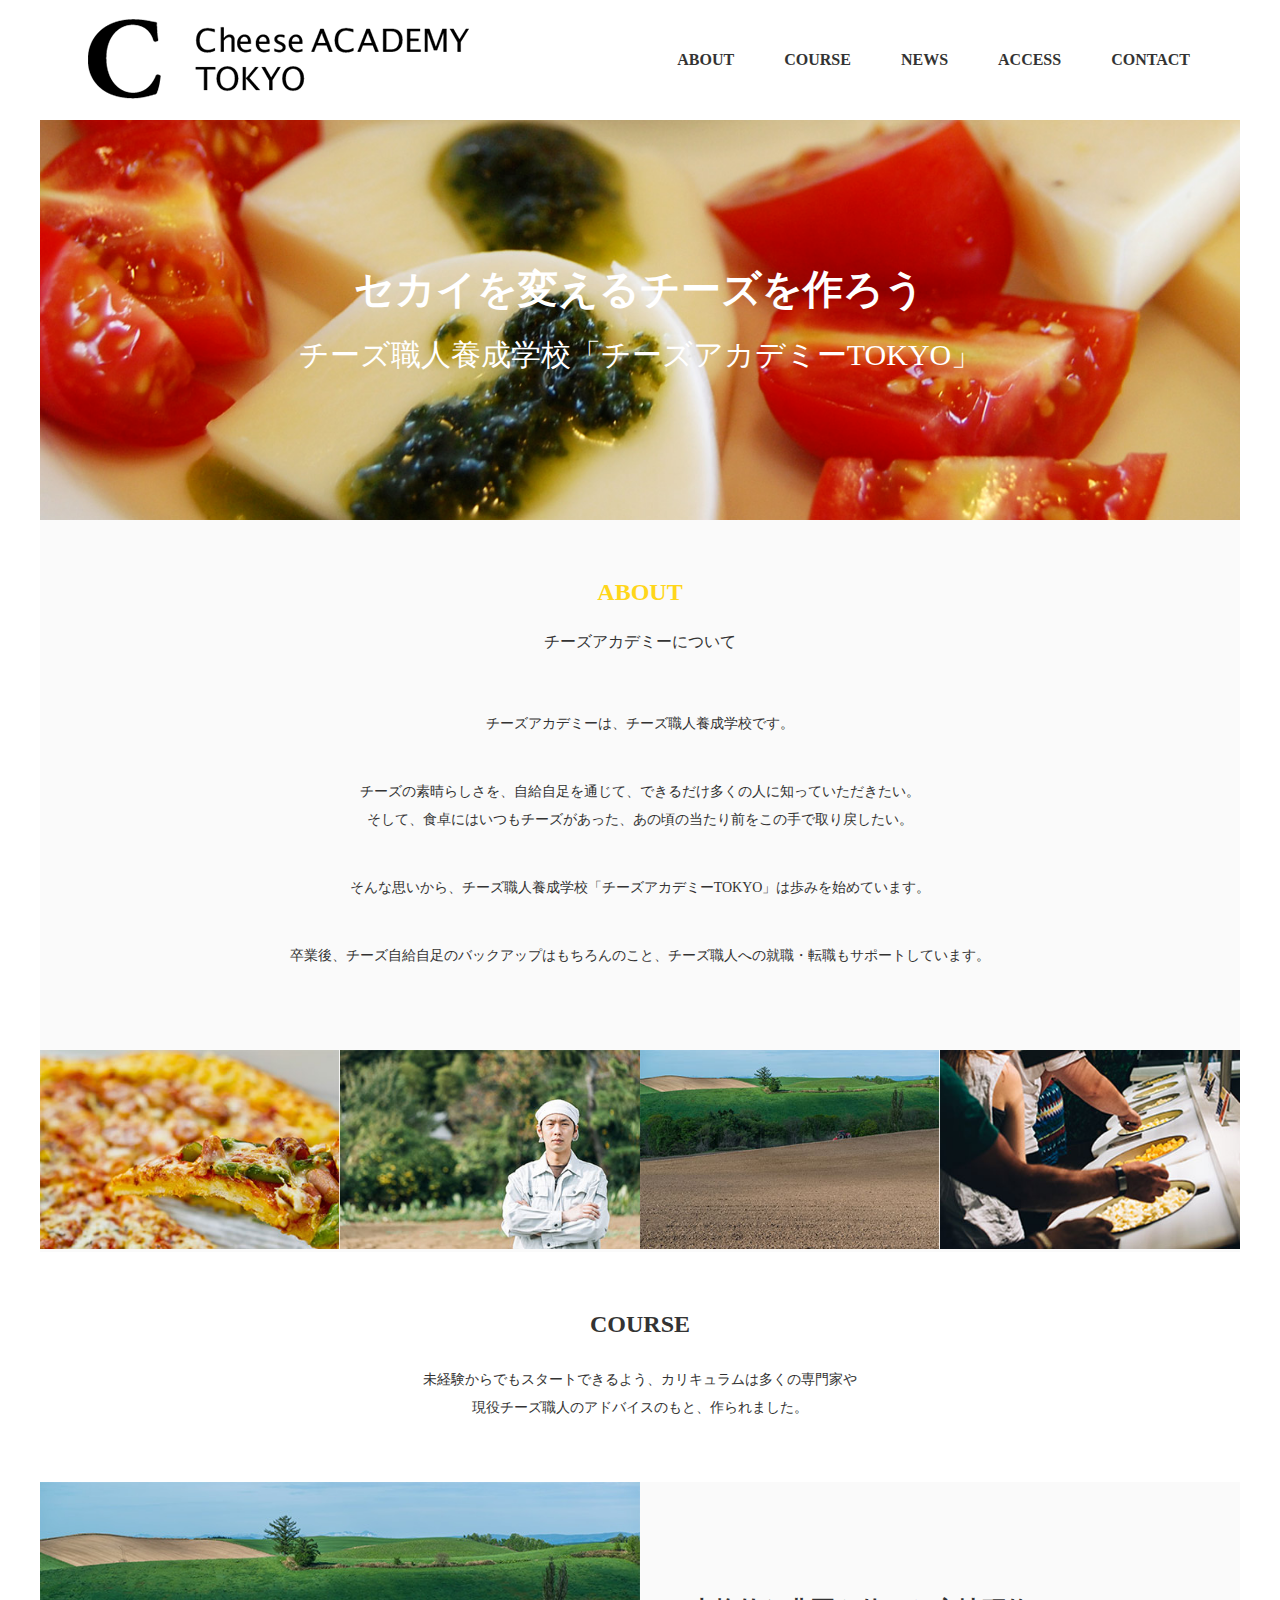
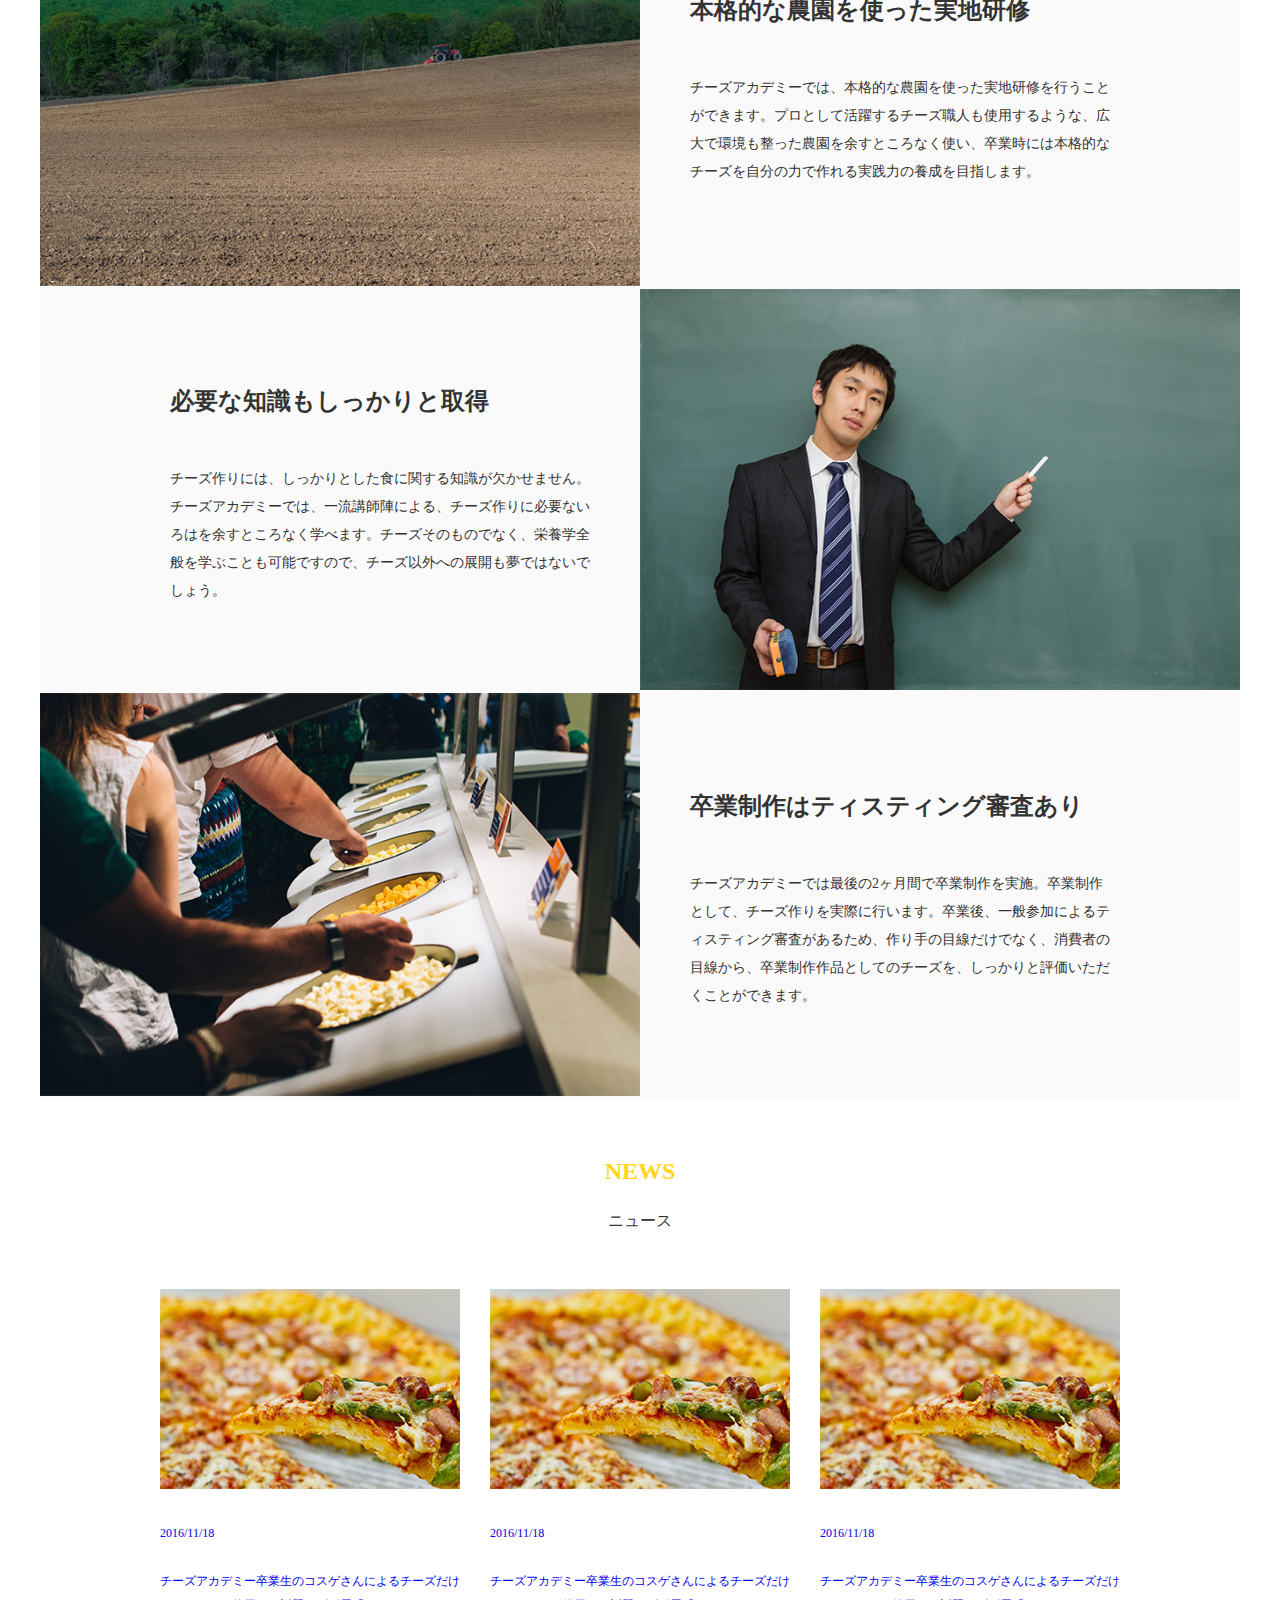
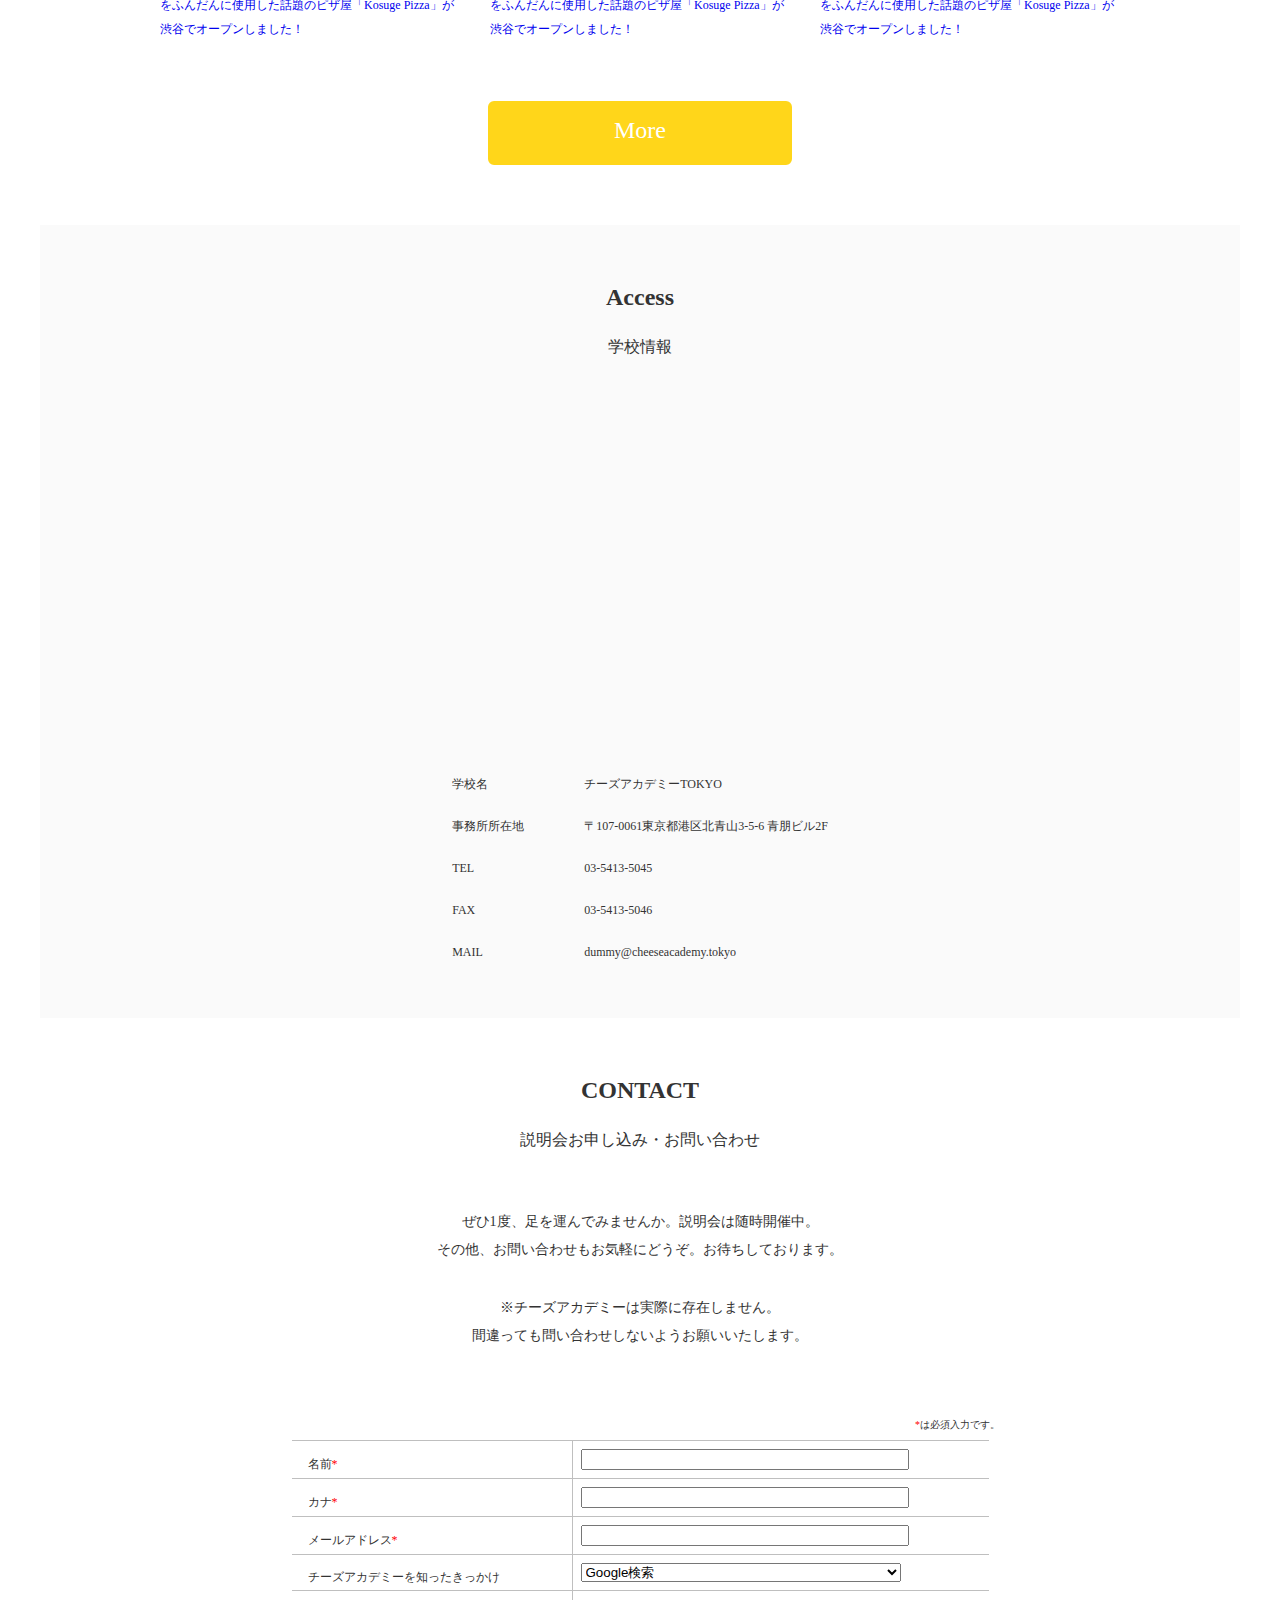
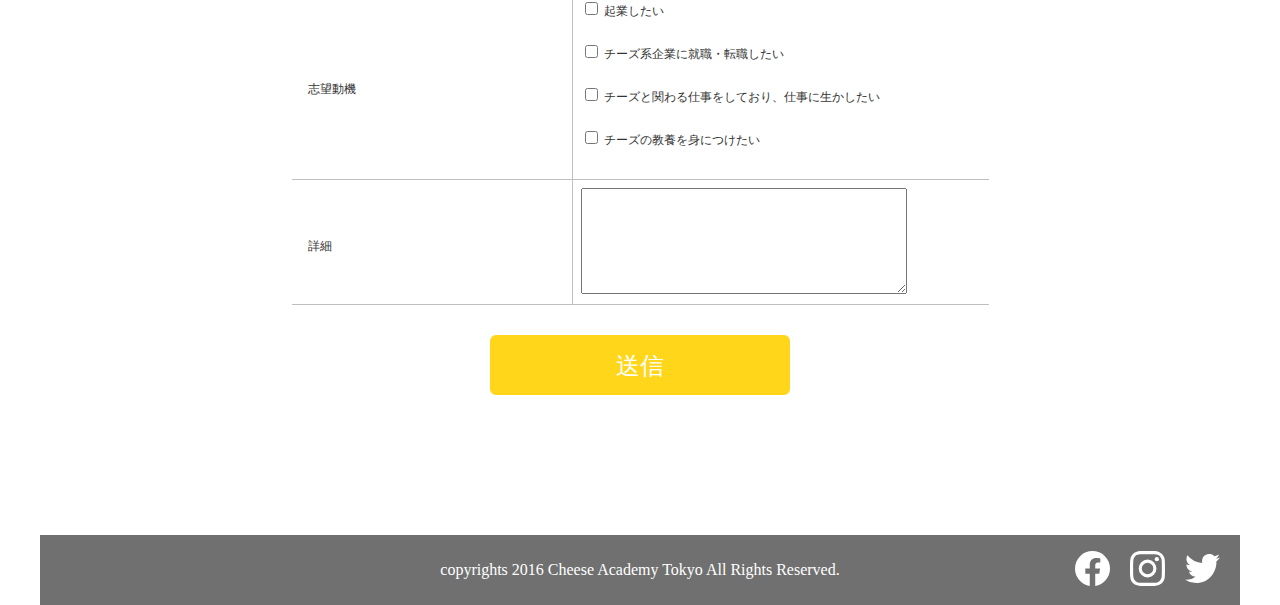
<file: cheeseacademy/index.html>
<!DOCTYPE html>
<html lang="ja">
<!-- 最初の設定は終わっています　必要な方は触ってください -->

<head>
  <meta charset="UTF-8">
  <meta name="viewport" content="width=device-width, initial-scale=1.0">
  <meta http-equiv="X-UA-Compatible" content="ie=edge">
  <title>Cheese ACADEMY TOKYO</title>
  <link rel="stylesheet" href="css/reset.css">
  <link rel="stylesheet" href="css/style.css">
  <link rel="icon" href="img/cheese.png">

</head>
<!-- 最初の設定は終わっています　必要な方は触ってください -->
<body>
  <!-- この中に記述していく -->
  <!-- ここから下にコードを書く -->
  <div class="wrapper">
    <!-- ヘッダー -->
  <header>
    <div class="container">
      <div class="header-logo">
        <a href="index.html"><img src="img/header_logo.png" alt="Cheese ACADEMY TOKYO"></a>
      </div>      
      <nav class="nav">
        <ul>
          <li><a href="#about" onclick="navcloseFunc()">ABOUT</a></li>
          <li><a href="#course" onclick="navcloseFunc()">COURSE</a></li>
          <li><a href="#news" onclick="navcloseFunc()">NEWS</a></li>
          <li><a href="#access" onclick="navcloseFunc()">ACCESS</a></li>
          <li><a href="#contact" onclick="navcloseFunc()">CONTACT</a></li>
          <div class="nav-sns">
            <li><a href="https://www.facebook.com/gsacademy.tokyo/" target="blank" onclick="navcloseFunc()"><img src="img/logo-facebook.svg" alt="" class="facebook"></a></li>
            <li><a href="https://www.instagram.com/gsacademy_tokyo/?hl=ja" target="blank" onclick="navcloseFunc()"><img src="img/logo-instagram.svg" alt="" class=""></a></li>
            <li><a href="https://twitter.com/gsacademy_tokyo" target="blank" onclick="navcloseFunc()"><img src="img/logo-twitter.svg" alt=""></a></li>
          </div>
        </ul>
      </nav>
      <button type="button" class="nav-button" onClick="navFunc()">
        <span class="sr-only">MENU</span>
      </button>
    </div>
  </header>

  <!-- メイン -->
  <section class="main">
    <div class="container">
      <div class="main-message">
        <h1>セカイを変えるチーズを作ろう</h1>
        <h2>チーズ職人養成学校<br class="br-sp">「チーズアカデミーTOKYO」</h2>
      </div>
    </div>
  </section>

  <!-- 概要説明 -->
  <section class="about" id="about">
    <div class="container">
      <div class class="about-text">
          <h4 class="title-en">ABOUT</h4>
          <h5 class="title-ja">チーズアカデミーについて</h5>
        <div class="message">
          <p>チーズアカデミーは、チーズ職人養成学校です。</p>
          <p>チーズの素晴らしさを、<br class="br-sp">自給自足を通じて、できるだけ多くの人に知っていただきたい。
         <br>そして、食卓にはいつもチーズがあった、<br class="br-sp">あの頃の当たり前をこの手で取り戻したい。
          </p>
          <p>そんな思いから、<br class="br-sp">チーズ職人養成学校「チーズアカデミーTOKYO」は<br class="br-sp">歩みを始めています。</p>
          <p>卒業後、チーズ自給自足のバックアップはもちろんのこと、<br class="br-sp">チーズ職人への就職・転職もサポートしています。</p>
        </div>
      </div>
      <div class="about-image">
        <p><img src="img/about_04.jpg" alt=""></p>
        <p><img src="img/about_03.jpg" alt=""></p>
        <p><img src="img/about_02.jpg" alt=""></p>
        <p><img src="img/about_01.jpg" alt=""></p>
      </div>
    </div>
  </section>

  <!-- コース説明 -->
  <section class="course" id="course">
    <div class="container">
      <div class="course-text">
          <h4 class="title-en">COURSE</h4>
        <div class="message">
          <p>未経験からでもスタートできるよう、<br class="br-sp">カリキュラムは多くの専門家や
          <br>現役チーズ職人のアドバイスのもと、作られました。
         </p>
         </div>
      </div>
      <div class="course-details">
        <ul>
          <li>
            <div class="course-photo">
              <img src="img/course_01.jpg" alt="">
            </div>
            <div class="detail-contents">
              <div class="detail-content training">
                <h4 class="detail-header">本格的な農園を使った実地研修</h4>
                <p class="detail-txt">チーズアカデミーでは、本格的な農園を使った実地研修を行うことができます。プロとして活躍するチーズ職人も使用するような、広大で環境も整った農園を余すところなく使い、卒業時には本格的なチーズを自分の力で作れる実践力の養成を目指します。</p>
              </div>
            </div>
          </li>
          <li>
            <div class="course-photo">
              <img src="img/course_02.jpg" alt="">
            </div>
            <div class="detail-contents">
              <div class="detail-content teacher">
               <h4 class="detail-header">必要な知識もしっかりと取得</h4>
               <p class="detail-txt">チーズ作りには、しっかりとした食に関する知識が欠かせません。チーズアカデミーでは、一流講師陣による、チーズ作りに必要ないろはを余すところなく学べます。チーズそのものでなく、栄養学全般を学ぶことも可能ですので、チーズ以外への展開も夢ではないでしょう。</p>
              </div>
            </div>
          </li>
          <li>
            <div class="course-photo">
              <img src="img/course_03.jpg" alt="">
            </div>
            <div class="detail-contents">
              <div class="detail-content graduation">
                <h4 class="detail-header">卒業制作はティスティング審査あり</h4>
                <p class="detail-txt">チーズアカデミーでは最後の2ヶ月間で卒業制作を実施。卒業制作として、チーズ作りを実際に行います。卒業後、一般参加によるティスティング審査があるため、作り手の目線だけでなく、消費者の目線から、卒業制作作品としてのチーズを、しっかりと評価いただくことができます。</p>
              </div>
            </div>
          </li>
        </ul>
      </div>
    </div>
    </div>
  </section>

  <!-- ニュース -->
  <section class="news" id="news">
    <div class="container">
      <div class="news-text">
          <h4 class="title-en">NEWS</h4>
          <h5 class="title-ja">ニュース</h5>
      </div>
      <div class="news-contents">
        <a href="#" class="article">
          <div class="article-image">
            <img src="img/news_img.jpg" alt="">
          </div>
          <div class="article-content">
            <p class="article-date">2016/11/18</p>
            <p class="article-txt">チーズアカデミー卒業生のコスゲさんによるチーズだけをふんだんに使用した話題のピザ屋「Kosuge Pizza」が渋谷でオープンしました！</p>
          </div>
        </a>
        <a href="#" class="article">
          <div class="article-image">
            <img src="img/news_img.jpg" alt="">
          </div>
          <div class="article-content">
            <p class="article-date">2016/11/18</p>
            <p class="article-txt">チーズアカデミー卒業生のコスゲさんによるチーズだけをふんだんに使用した話題のピザ屋「Kosuge Pizza」が渋谷でオープンしました！</p>
          </div>
        </a>
        <a href="#" class="article">
          <div class="article-image">
            <img src="img/news_img.jpg" alt="">
          </div>
          <div class="article-content">
            <p class="article-date">2016/11/18</p>
            <p class="article-txt">チーズアカデミー卒業生のコスゲさんによるチーズだけをふんだんに使用した話題のピザ屋「Kosuge Pizza」が渋谷でオープンしました！</p>
          </div>
        </a>

      </div>
        <p><a href="#" class="btn" type="">More</a></p>
    </div>
  </section>

  <!-- アクセス -->
  <section class="access" id="access">
    <div class="container">
      <div class="access-text">
          <h4 class="title-en">Access</h4>
          <h5 class="title-ja">学校情報</h5>
      </div>
      <iframe src="https://www.google.com/maps/embed?pb=!1m14!1m8!1m3!1d12965.250485759409!2d139.7029877!3d35.6693036!3m2!1i1024!2i768!4f13.1!3m3!1m2!1s0x0%3A0x35396adb5ba7ce03!2z44K444O844K644Ki44Kr44OH44Of44O85p2x5Lqs77yP6LW35qWt5a6244Ko44Oz44K444OL44Ki6aSK5oiQ5a2m5qCh77yI44OX44Ot44Kw44Op44Of44Oz44Kw77yJ!5e0!3m2!1sja!2sjp!4v1603811313496!5m2!1sja!2sjp" width="1200" height="300" frameborder="0" style="border:0;" allowfullscreen="" aria-hidden="false" tabindex="0"></iframe>

      <div class="access-info">
        <table>
          <tr>
            <th>学校名</th>
            <td>チーズアカデミーTOKYO</td>
          </tr>
          <tr>
            <th>事務所所在地</th>
            <td>〒107-0061東京都港区北青山3-5-6 青朋ビル2F</td>
          </tr>
          <tr>
            <th>TEL</th>
            <td>03-5413-5045</td>
          </tr>
          <tr>
            <th>FAX</th>
            <td>03-5413-5046</td>
          </tr>
          <tr>
            <th>MAIL</th>
            <td>dummy@cheeseacademy.tokyo</td>
          </tr>
        </table>
      </div>
    </div>
  </section>

  <!-- コンタクト -->
  <section class="contact" id="contact">
    <div class="container">
      <div class="contact-text">
          <h4 class="title-en">CONTACT</h4>
          <h5 class="title-ja">説明会お申し込み・お問い合わせ</h5>
        <div class="message">
          <p>ぜひ1度、足を運んでみませんか。説明会は随時開催中。
            <br>その他、お問い合わせもお気軽にどうぞ。お待ちしております。</p>
          <p>※チーズアカデミーは実際に存在しません。
          <br>間違っても問い合わせしないようお願いいたします。</p>
        </div>
      </div>
      <div class="contact-form">
        <p><span>*</span>は必須入力です。</p>
        <form action="">
        <table class="form-table">
          <tr>
            <th class="required">名前</th>
            <td><input type="text" class="name" name="name" required></td> 
          </tr>
          <tr>
            <th class="required">カナ</th>
            <td><input type="text" class="kana" name="kana" required></td>
          </tr>
          <tr>
            <th class="required">メールアドレス</th>
            <td><input type="email" class="email" name="email" required></td>
          </tr>
          <tr>
            <th>チーズアカデミーを知ったきっかけ</th>
            <td><select name="trigger" class="trigger">
              <option value="google検索">Google検索</option>
              <option value="sns">SNS</option>
              <option value="紹介">紹介</option>
              <option value="たまたま通りかかった">たまたま通りかかった</option>
              <option value="その他">その他</option>
            </select></td>
          </tr>
          <tr>  
            <th>志望動機</th>
              <td class="motivation">
                <div class="checkbox">
                  <input type="checkbox">
                  <label>起業したい</label>
                </div>
                <div class="checkbox">                
                  <input type="checkbox">
                  <label>チーズ系企業に就職・転職したい</label>
                </div>
                <div class="checkbox">
                  <input type="checkbox">
                  <label>チーズと関わる仕事をしており、仕事に生かしたい</label>
                </div>
                <div class="checkbox">
                  <input type="checkbox">
                  <label>チーズの教養を身につけたい</label>
                </div>
            </td>
          </tr>
          <tr>
            <th>詳細</th>
            <td><textarea name="contact-message"></textarea></td>
          </tr>
        </table>
        <button class="btn" type="submit">送信</button>
      </form>
      </div>
    </div>
  </section>

  <!-- フッター -->
  <footer>
    <p>copyrights 2016 Cheese Academy Tokyo <br class="br-sp">All Rights Reserved.</p>
    <ul class="sns">
      <li><a href="https://www.facebook.com/gsacademy.tokyo/" target="blank"><img src="img/logo-facebook.svg" alt="" class="facebook"></a></li>
      <li><a href="https://www.instagram.com/gsacademy_tokyo/?hl=ja" target="blank"><img src="img/logo-instagram.svg" alt="" class=""></a></li>
      <li><a href="https://twitter.com/gsacademy_tokyo" target="blank"><img src="img/logo-twitter.svg" alt=""></a></li>
    </ul>
  </footer>
  <!-- ここから上にコードを書く -->
  <!-- この中に記述していく -->
  <script src="https://code.jquery.com/jquery-3.2.1.min.js"></script>
  <script src="main.js"></script>
  <script>
    function navFunc() {
      document.querySelector('html').classList.toggle('open');
    }
  </script>
    <script>
      function navcloseFunc() {
        document.querySelector('html').classList.remove('open');
      }
    </script>
</div>
</body>

</html>
</file>
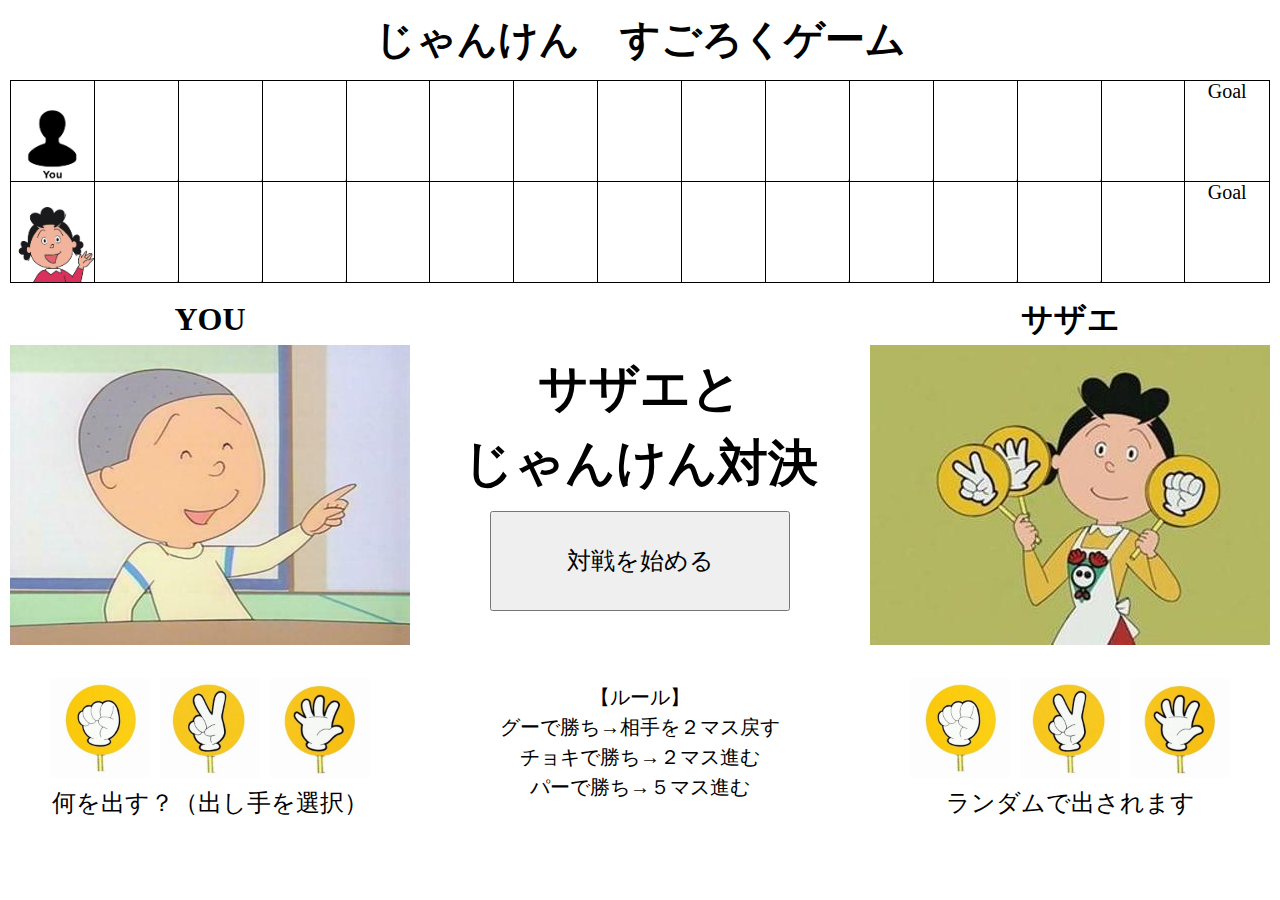
<file: janken/index.html>
<!DOCTYPE html>
<html lang="ja">
<!-- 最初の設定は終わっています　必要な方は触ってください -->

<head>
  <meta charset="UTF-8">
  <meta name="viewport" content="width=device-width, initial-scale=1.0">
  <meta http-equiv="X-UA-Compatible" content="ie=edge">
  <title>javascript/jQuery1回目</title>
  <link rel="stylesheet" href="css/reset.css">
  <link rel="stylesheet" href="css/style.css">
</head>
<!-- 最初の設定は終わっています　必要な方は触ってください -->

<body onload="init()">
  <div class="wrapper">
  <!-- この中に記述していく -->
  <!-- ここから下にコードを書く -->
  <header class="header">
    <h1>じゃんけん　すごろくゲーム</h1>
  </header>
  <table id="table"></table>
  <div class="main">
    <div class="main-top">
      <div class="you info">
        <h1>YOU</h1>
        <img src="img/katsuo01.jpg" alt="">
      </div>
      <div class="start" id="start">
        <div id="battle-hand"></div>
        <h2>サザエと<br>じゃんけん対決</h2>
        <button class="btn start-btn">対戦を始める</button>
        <div class="second-btn">
          <button class="next-btn">次の対戦へ</button>
          <button class="reload-btn" onclick="window.location.reload()">最初から</button>
        </div>
        <audio src="img/janken01.mp3" id="janken-bgm"></audio>
        <audio src="img/pon.mp3" id="pon-bgm"></audio>
        <audio src="img/katsuo.mp3" id="katsuo-bgm"></audio>
      </div>
      <div class="cpu info">
        <h1>サザエ</h1>
        <img src="img/sazae-janken.jpg" alt="">
      </div>
    </div>

    <div class="main-bottom">
      <div class="janken janken-you">
        <ul class="hand-img" id="youHand">
          <li><img src="img/janken_gu.jpeg" alt="" class="hand youhand" id="you-gu"></li>
          <li><img src="img/janken_choki.jpeg" alt="" class="hand youhand" id="you-choki"></li>
          <li><img src="img/janken_pa.jpeg" alt="" class="hand youhand" id="you-pa"></li>
        </ul>
        <p>何を出す？（出し手を選択）</p>
      </div>
      <ul class="rule">
        <li>【ルール】</li>
        <li>グーで勝ち→相手を２マス戻す</li>
        <li>チョキで勝ち→２マス進む</li>
        <li>パーで勝ち→５マス進む</li>
      </ul>
      <div class="janken janken-cpu">
        <ul class="hand-img" id="cpuHand">
          <li><img src="img/janken_gu.jpeg" alt="" class="hand" id="cpu-gu"></li>
          <li><img src="img/janken_choki.jpeg" alt="" class="hand" id="cpu-choki"></li>
          <li><img src="img/janken_pa.jpeg" alt="" class="hand" id="cpu-pa"></li>
        </ul>
        <p>ランダムで出されます</p>
      </div>
    </div>
  <!-- ここから上にコードを書く -->
  <!-- この中に記述していく -->
  <script src="https://code.jquery.com/jquery-3.2.1.js" integrity="sha256-DZAnKJ/6XZ9si04Hgrsxu/8s717jcIzLy3oi35EouyE=" crossorigin="anonymous"></script>
  <script src="js/main.js"></script>

  </div>
</body>

</html>
</file>
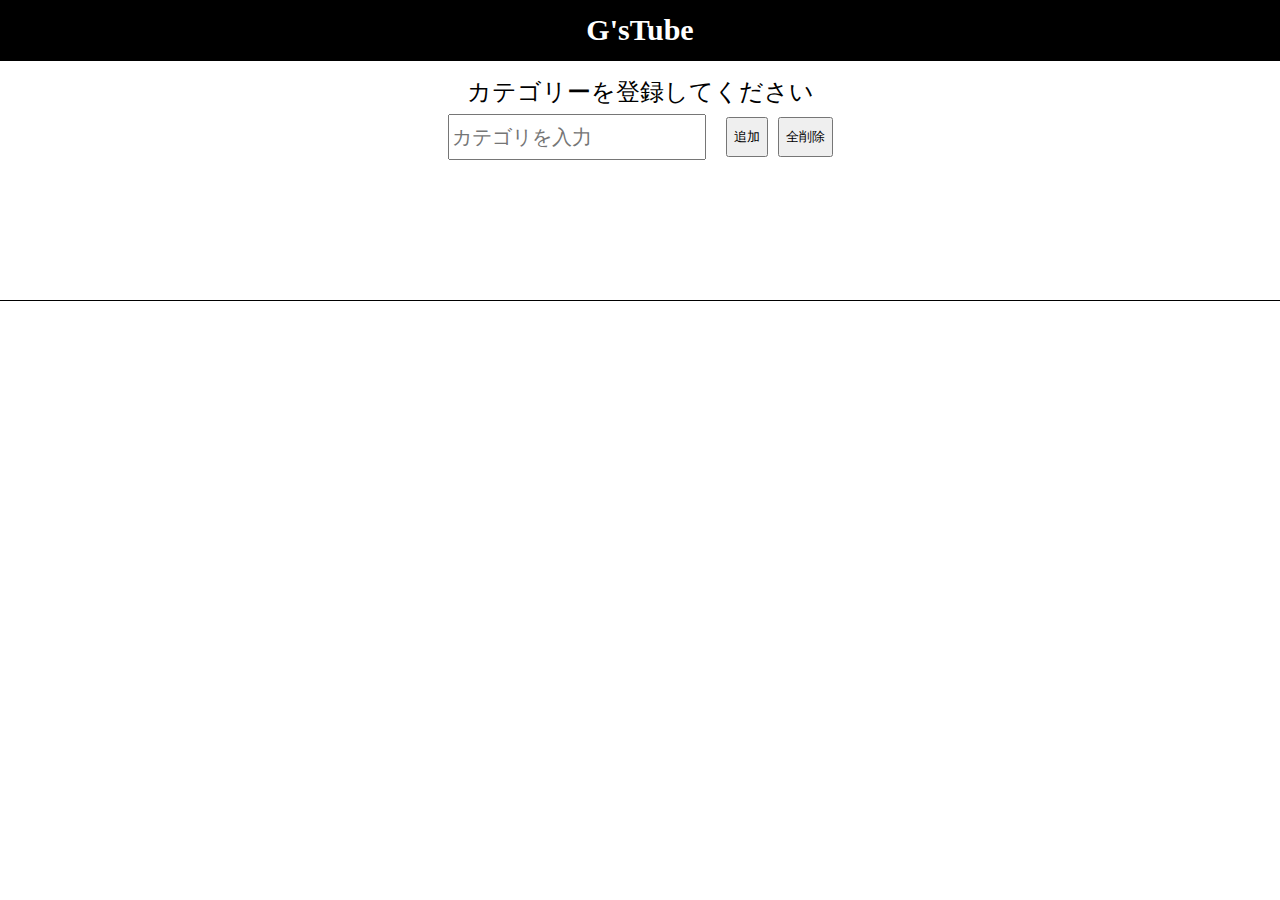
<file: memopad/index.html>
<!DOCTYPE html>
<html lang="ja">

<head>
    <meta charset="UTF-8">
    <meta name="viewport" content="width=device-width, initial-scale=1.0">
    <title>G'sTube</title>
    <link rel='stylesheet' href='css/reset.css'>
    <link rel="stylesheet" href="css/style.css">
</head>

<body>
    <header class="header">
        <div class="header-logo"><a href="index.html">G'sTube</a></div>
    </header>
    <div class="register">
        <div class="register-top">
            <h3>カテゴリーを登録してください</h3>
            <div class="category-input">
                <input type="text" id="category" placeholder="カテゴリを入力">
                <button id="add">追加</button>
                <button id="clear">全削除</button>
            </div>
        </div>
        <div class="register-bottom">
            <ul id="list">
            </ul>
        </div>
    </div>

    <main>
        
    </main>


    <script src="https://code.jquery.com/jquery-3.2.1.js"
        integrity="sha256-DZAnKJ/6XZ9si04Hgrsxu/8s717jcIzLy3oi35EouyE=" crossorigin="anonymous"></script>
    <script src="js/main.js"></script>
</body>

</html>
</file>
<file: cheeseacademy/css/style.css>
/* ここから下に記載していく */
@charset "UTF-8";

html {
    font-size: 62.5%;
    scroll-behavior: smooth;
}

body {
    color: #333333;
    font-size: 1.6rem;
    max-width: 1200px;
    margin: 0 auto;
}

a:hover,.btn:hover {
    opacity: 0.8;
    cursor: pointer;
}

.br-sp {
    display: none;
}

.br-pc {
    display: block;
}

/* ヘッダー */

header .container{
    display: flex;
    justify-content: space-between;
    align-items: center;
    padding: 10px 0;
    height: 100px;
}

.header-logo {
    margin-left: 4%;
}

header ul {
    display: flex;
}

header ul a {
    text-decoration: none;
    color: #333333;
    font-weight: bold;
}

header li {
    margin-right: 50px;
}

.sr-only,.nav-button,.nav-sns {
    display: none;
}


@media screen and (max-width:640px) {

    .container {
        margin: 0 10px;
    }
    .wrapper {
        width: 100%;
        overflow: hidden;
    }

    .br-sp {
        display: block;
    }

    .br-pc {
        display: none;
    }

    /* ヘッダー モバイル */

    header {
        position: fixed;
        top: 0;
        background-color: #ffffff;
        width: 100%;
        z-index: 9999;
    }

    header .container {
        height: 60px;
        box-sizing: border-box;
    }

    .header-logo {
        height: 100%;
        margin: 0 auto;
    }

    .header-logo img {
        height: 100%;
    }

    .nav {
        display: none;
    }

    .sr-only {
        border: 0; 
        clip: rect(0 0 0 0); 
        height: 1px; 
        margin: -1px;
        overflow: hidden;
        padding: 0;
        position: absolute;
        width: 1px;
    }

    /* ナビゲーションボタン */
    .nav-button {
        display: block;
	    box-sizing: content-box;
	    padding-right: 10px;
	    outline: none;
	    border: none;
    	background: none;
    	width: 20px;
    	height: 14px;
    	cursor: pointer;
    	color: #333333;
    }

    /* ナビゲーションボタンをハンバーガーに */
    .nav-button::before,
    .nav-button::after {
    	content: '';
    	display: block;
    	height: 2px;
    	background-color: currentColor;
    	transform: translateY(5px);
    	transition: 0.3s ease-in-out;
    }

    .nav-button::before {
	    transform: translateY(-5px);
	    box-shadow: 0 6px currentColor;
    }
    /* ナビゲーションボタン（閉じるボタン） */
    .open .nav-button {
	    z-index: 1000;
	    color: #ffffff;
    }

    .open .nav-button::before {
	    transform: translateY(1px) rotate(45deg);
	    box-shadow: none;
    }

    .open .nav-button::after {
	    transform: translateY(-1px) rotate(-45deg);
    }

    /* ナビゲーションメニューを開いたとき */
    html.open, .open body {
		height: 100%;
		overflow: hidden;
	}

	.open .form {
		display: none;
	}

	.open nav {
		left: 0;
    }

	html, body {
		overflow-x: hidden;
	}

	.header {
		position: relative;
	}

	.nav {
		position: absolute;
		top: 0;
		left: 100%;
		width: 100%;
		height: 100vh;
		background: rgba(0,0,0,0.8);
        display: flex;
		justify-content: center;
		align-items: center;
		transition: left 0.5s;
	}

	.nav ul {
        display: flex;
        flex-direction: column;
        justify-content: center;
		align-items: center;
		list-style: none;
		font-weight: bold;
	}

	.nav li {
        margin:0 auto 40px;
    }

    .nav li a {
        color: #ffffff;
        font-size: 20px;
    }

    .nav-sns {
        display: flex;
        flex-direction: row;
        justify-content: center;
        align-items: center;
    }

    .nav-sns li:not(:last-child) {
        margin-right: 30px;
    }
    
}

/* メインビジュアル */
.main {
    height: 400px;
    background-image: url(../img/mainbg.png);
    background-position: center;
    background-size: cover;
    color: #ffffff;
    text-align: center;
    display: flex;
    justify-content: center;
    align-items: center;
}

.main h1 {
    font-size: 40px;
    font-weight: bold;
    margin-bottom: 30px;
}

.main h2 {
    font-size: 30px;
}

@media screen and (max-width:640px) {
    
    .main {
        padding-top: 60px;
        height: 300px;
    }

    .main h1 {
        font-size: 28px;
    }

    .main h2 {
        font-size: 21px;
        line-height: 1.5;
    }

}

/* 概要説明 */
.about {
    text-align: center;
    background-color: #fafafa;
}

.title-en {
    padding-top: 60px;
    font-weight: bold;
    font-size: 24px;
    margin-bottom: 30px;
}

.about .title-en {
    color: #ffd61a;
}

.title-ja {
    font-size: 16px;
    margin-bottom: 60px;
}

.message p {
    font-size: 14px;
    line-height: 2;
}

.message p:not(:last-child) {
    margin-bottom: 40px;
}

.about-image {
    margin-top: 80px;
    display: flex;
    justify-content: center;
}

.about-image p img {
    width: 100%;
}


@media screen and (max-width:640px) {

    .title-ja {
        margin-bottom:30px;
    }

    .message p:not(:last-child) {
        margin-bottom: 20px;
    }

    .about-image {
        margin-top: 30px;
    }

    .about-image p:not(:first-child) {
        display: none;
    }
}

/* コース説明 */
.course-text {
    text-align: center;
}

.course .message {
    margin-bottom: 60px;
}

.course-details {
    background-color: #fafafa;
}

.course-details ul li {
    display: flex;
    margin: 0 auto;
    width: 100%;
}

.course-details ul li:nth-child(even) {
    flex-direction: row-reverse;
}

.course-photo,.detail-contents {
    width: 50%;
}

.course-photo img {
    width: 100%;
}

.detail-contents {
    display: flex;
    flex-direction: column;
    justify-content: center;
}

.detail-content {
    width: 70%;
    padding-left: 50px;
    line-height: 2;
    margin-right: auto;
}

.detail-content.teacher {
    margin-right: 0;
    margin-left: auto;
    padding: 0 50px 0 0;
}

.detail-header {
    font-size: 24px;
    font-weight: bold;
    margin-bottom: 40px;
}

.detail-txt {
    font-size: 14px;
}

@media screen and (max-width:640px) {
    .course-details ul li {
        display: block;
    }

    .course-photo,.detail-contents {
        width: 100%;
    }
    
    .course .message {
        margin-bottom: 30px;
    }

    .detail-content {
        width: 100%;
        padding: 0;
        text-align: center;
    }

    .detail-header {
        margin: 10px 0;
        font-size: 20px;
    }
    
    /* コースの詳細説明を非表示 */
    .detail-txt {
        display: none;
    }
}

/* ニュース */
.news {
    text-align: center;
    margin-bottom: 60px;
}

.news .title-en {
    color: #ffd61a;
}

.news-contents {
    display: flex;
    justify-content: center;
}

/* ニュース 記事 */
.article {
    width: 300px;
    margin-bottom: 60px;
    font-size: 12px;
    text-align: left;
    text-decoration: none;
}

.article:nth-child(2) {
    margin: 0 30px 60px 30px;
}

@media screen and (max-width:640px) {
    /* ニュースの最初の記事以外を非表示 */
    .article:not(:first-child) {
        display: none;
    }

    .article {
        margin-bottom: 30px;
    }
}

.article:hover {
    cursor: pointer;
}

.article-date {
    margin: 30px 0 24px 0;
}

.article-content {
    line-height: 2;
}

.btn {
    display: block;
    position: relative;
    width: 300px;
    height: 60px;
    color: #ffffff;
    background-color: #ffd61a;
    border-radius: 6px;
    font-size: 24px;
    text-decoration: none;
    margin: 0 auto;
    line-height: 55px;
    border: 2px #ffd61a solid;
}

.btn:hover {
    color: #ffd61a;
    background-color: #ffffff;
    border-color: #ffd61a;
    transition: 0.3s;
}

/* アクセス */
.access {
    text-align: center;
}

.access .container {
    background-color: #fafafa;
}

iframe {
    width: 100%;
    margin-bottom: 60px;
}

.access-info {
    text-align: left;
    font-size: 12px;
    padding-bottom: 30px;
}

.access-info table {
    margin: 0 auto;
}

.access-info th {
    padding: 0 60px 30px 0;
}

@media screen and (max-width:640px) {
    iframe {
        margin-bottom: 30px;
    }

    .access-info table {
        width: 80%;
    }

    .access-info th {
        padding: 0 30px 15px 0;
        line-height: 1.2;
    }
}

/* コンタクトフォーム */
.contact {
    text-align: center;
    margin-bottom: 140px;
}

.contact .message p:not(:last-child) {
    margin-bottom: 30px
}

.contact-form {
    margin-top: 70px;
}

.contact-form p {
    font-size: 10px;
    text-align: right;
    width: 80%;
    padding-bottom: 10px;
}

.contact-form p span {
    color: red;
}

.contact-form table {
    margin: 0 auto 30px;
    text-align: left;
    font-size: 12px;
}

.contact-form table th {
    width: 200px;
    padding: 8px 64px 0 16px;
    vertical-align: middle;
    border: 1px solid #bfbfbf;
    border-left: none;
}

.contact-form table td {
    width: 400px;
    padding: 8px;
    border: 1px solid #bfbfbf;
    border-right: none;
}

.contact-form input[type="text"],input[type="email"],select,textarea {
    width: 80%;
}

.contact-form .checkbox {
    margin-bottom: 24px;
}

.contact-form textarea {
    height: 100px;
}

.contact-form .required:after {
    content: '*';
    color: red;
}

@media screen and (max-width:640px) {
    .contact {
        margin-bottom: 70px;
    }

    .contact-form {
        margin-top: 30px;
        line-height: 1.5;
    }

    .contact-form p {
        width: 100%;
    }

    .contact-form .checkbox {
        margin-bottom: 12px;
    }
}
/* フッター */
footer {
    height: 70px;
    background-color: #707070;
    color: #ffffff;
    text-align: center;
    display: flex;
    justify-content: center;
    align-items: center;
    position: relative;
}

footer p {
    margin: 30px auto;

}

footer .sns {
    position: absolute;
    right: 0;
    display: flex;
    justify-content: center;
    align-items: center;
}

footer li {
    list-style: none;
    margin-right: 20px;
}

@media screen and (max-width:640px) {

    footer {
        height: 140px;
        flex-direction: column-reverse;
    }

    footer .sns {
        position: unset;
    }

    footer li:not(:last-child) {
        margin-right: 20px;
    }

    footer li:last-child {
        margin-right: 0;
    }

    footer p {
        margin: 20px auto;
        font-size: 14px;
        line-height: 1.5;
    }
}
</file>
<file: janken/css/style.css>
/* ここから下に記載していく */
body {
    max-width: 1260px;
    margin: 0 auto;
}
.header {
    height: 80px;
    font-size: 40px;
    font-weight: bold;
    display: flex;
    align-items: center;
    justify-content: center;
}



.tile {
    width: 84px;
    height: 100px;
    border: 1px solid;
    border-radius: 4px;
    text-align: center;
    font-size: 20px;
    background-color: white;
    box-shadow: rgb(128, 128, 128) 5px 5px;
    position: relative;
}

#table {
    margin: 0 auto;
}

.img  {
    width: 60px;
    position: absolute;
    top: 25px;
    bottom: 0;
    left: 0;
    right: 0;
    height: auto;
    width: auto;
    max-width: 100%;
    max-height: 100%;
    margin: auto;
}

.main {
    display: flex;
    flex-direction: column;
}

.main-top , .main-bottom {
    display: flex;
    justify-content: space-between;
    align-items: center;
    text-align: center;
}

.info {
    margin: 20px 0;

}

.janken {
    display: flex;
    flex-direction: column;
    justify-content: center;
    align-items: center;
    margin-top: 10px;
    width: 400px;
}

.info h1 {
    font-size: 32px;
    font-weight: bold;
    margin-bottom: 10px;
}

.janken p {
    margin-top: 10px;
    font-size: 24px;
}

.hand {
    width: 100px;
    cursor: pointer;
}

.hand-img {
    display: flex;
    flex-direction: row;

}   

.hand-img li:not(:last-child){
    margin-right: 10px;
}

.janken-cpu .hand {
    cursor: default;
}



.start {
    display: flex;
    flex-direction: column;
    align-items: center;
    padding-top: 50px;
}

.start h2 {
    font-size: 50px;
    font-weight: bold;
    text-align: center;
    line-height: 1.5;
}

.start-btn {
    width: 300px;
    height: 100px;
    cursor: pointer;
    margin-top: 10px;
    font-size: 24px;
}

.rule {
    text-align: center;
    font-size: 20px;


}

.rule li:not(:last-child){
    margin-bottom: 10px;
}

.handimg {
    width: 150px;
}

.resultmsg {
    font-size: 40px;
    font-weight: bold;
    padding-bottom: 20px;
}

.second-btn {
    display: flex;
    margin-top: 40px;
}
.next-btn {
    margin-right: 20px;
}

.next-btn,.reload-btn {
    display: none;
    cursor: pointer;
}
</file>
<file: memopad/css/style.css>
@charset "UTF-8";

a:hover{
    opacity: 0.8;
}

.header {
    width: 100%;
    height: 60px;
    z-index: 9999;
    position: fixed;
    display: flex;
    justify-content: center;
    align-items: center;
    border-bottom: 1px solid black;
    background-color: black;
}

.header-logo a {
    font-size: 30px;
    font-weight: bold;
    text-decoration: none;
    color: white;
}

.register {
    padding-top: 60px;
    height: 240px;
    text-align: center;
    border-bottom: 1px solid black;
}

.register-top {
    padding: 20px 0 40px;
}

.register-top h3 {
    font-size: 24px;
    margin-bottom: 10px;
}

.register-top .category-input{
    display: flex;
    justify-content: center;
    align-items: center;
}

.register-top input{
    width: 250px;
    height: 40px;
    font-size: 20px;
    margin-right: 20px;
}

.register-top button {
    height: 40px;
    cursor: pointer;
}

.register-top button:not(:last-child){
    margin-right: 10px;
}



#list {
    display: flex;
    justify-content: center;
    align-items: center;
    margin-bottom: 40px;
}

#list li {
    font-size: 40px;
}

#list li:not(:last-child){
    margin-right: 60px;
}

#list li a {
    text-decoration: none;
}

.content {
    height: 500px;
    padding-top: 10px;
    border-bottom: 1px solid black;
}

.content-header h1{
    margin-left: 20px;
    font-size: 30px;
    font-weight: bold;
}

.content-header {
    display: flex;
    justify-content: left;
    align-items: baseline;
}

.content-header input {
    width: 300px;
    height: 20px;
    margin: 0 10px;
}

.content-video {
    display: flex;
    justify-content: space-around;
    align-items: center;
    padding: 40px 5% 40px;
}

.youtube:not(:last-child){
    margin-right: 30px;
}

.ctg-list {
    display: flex;
    flex-direction: column;
    justify-content: center;
    align-items: center;
}

.ctg-delete {
    font-size: 12px;
    width: 40px;
    margin-top: 10px;
}

.youtube {
    display: flex;
    flex-direction: column;
    justify-content: center;
    align-items: center;
    width: 40%;
}

.youtube-dlt {
    margin-top: 10px;
    cursor: pointer;
}
</file>
